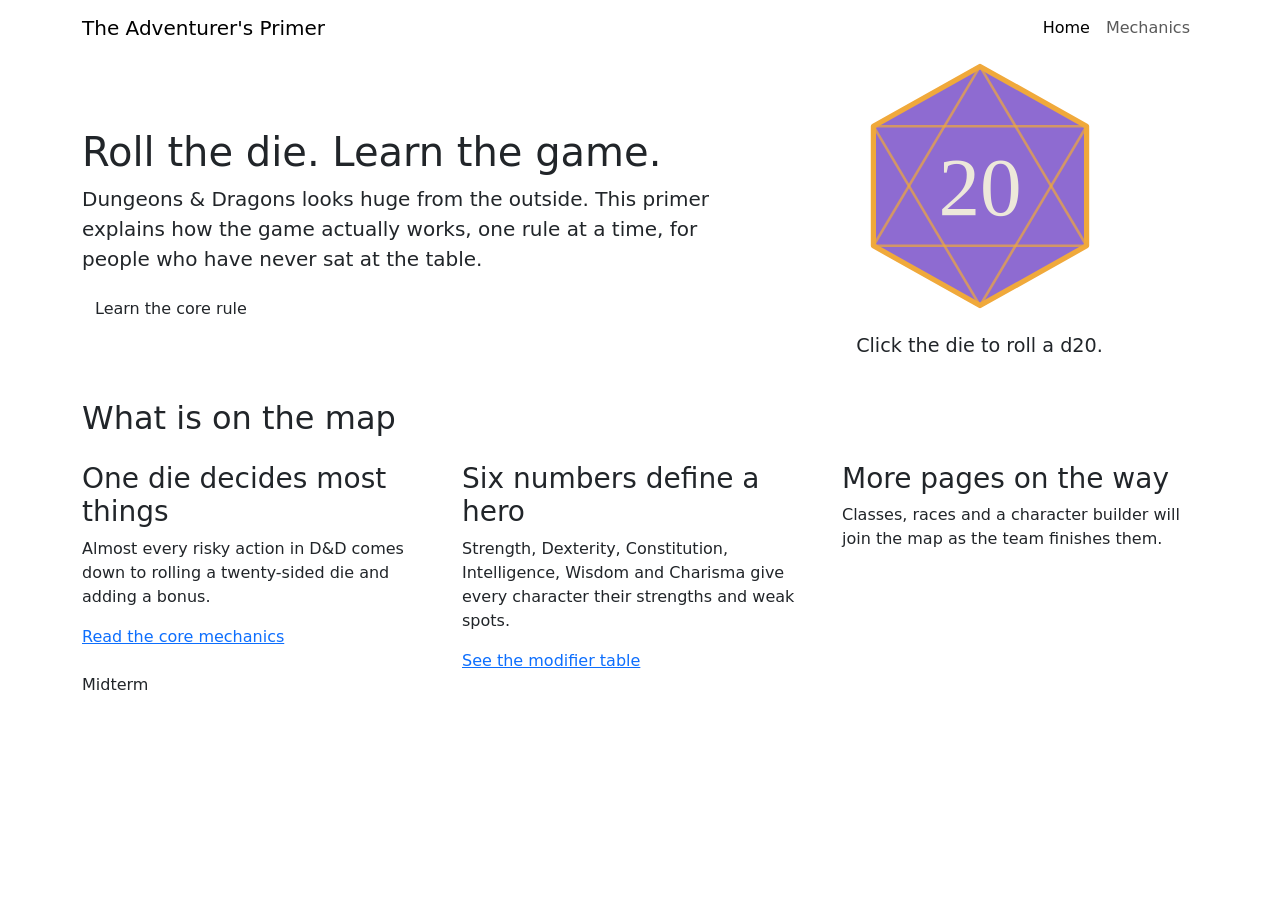
<file: index.html>
<!DOCTYPE html>
<html lang="en">
<head>
<title>The Adventurer's Primer | Dungeons &amp; Dragons for new players</title>
<meta charset="UTF-8"><meta name="viewport" content="width=device-width, initial-scale=1">
<link rel="preconnect" href="https://fonts.googleapis.com"><link rel="preconnect" href="https://fonts.gstatic.com" crossorigin>
<link href="https://fonts.googleapis.com/css2?family=Alegreya:ital,wght@0,400;0,700;1,400&family=Uncial+Antiqua&display=swap" rel="stylesheet">
<link href="https://cdn.jsdelivr.net/npm/bootstrap@5.3.3/dist/css/bootstrap.min.css" rel="stylesheet">
<link href="style.css" rel="stylesheet">
</head>
<body>
<header>
<nav class="navbar navbar-expand-md site-nav">
  <div class="container">
    <a class="navbar-brand" href="index.html">The Adventurer's Primer</a>
    <button class="navbar-toggler" type="button" data-bs-toggle="collapse" data-bs-target="#menu" aria-controls="menu" aria-expanded="false" aria-label="Toggle menu"><span class="navbar-toggler-icon"></span></button>
    <div class="collapse navbar-collapse" id="menu">
      <ul class="navbar-nav ms-auto">
        <li class="nav-item"><a class="nav-link active" href="index.html">Home</a></li>
        <li class="nav-item"><a class="nav-link " href="mechanics.html">Mechanics</a></li>
      </ul>
    </div>
  </div>
</nav>
</header>
<main>
  <section class="hero">
    <div class="container">
      <div class="row align-items-center g-5">
        <div class="col-md-7">
          <h1>Roll the die. Learn the game.</h1>
          <p class="lead">Dungeons &amp; Dragons looks huge from the outside. This primer explains how the game actually works, one rule at a time, for people who have never sat at the table.</p>
          <a class="btn btn-torch" href="mechanics.html">Learn the core rule</a>
        </div>
        <div class="col-md-5">
          <div class="die-wrap">
            <button class="die" id="die" aria-label="Roll a twenty-sided die">
              <svg viewBox="0 0 200 200" role="img" aria-hidden="true">
                <polygon class="face" points="100,8 182,54 182,146 100,192 18,146 18,54"/>
                <polyline class="edge" points="100,8 18,146 182,146 100,8"/>
                <polyline class="edge" points="18,54 100,192 182,54 18,54"/>
                <text class="num" id="die-num" x="100" y="122">20</text>
              </svg>
            </button>
            <p id="roll-msg" aria-live="polite">Click the die to roll a d20.</p>
            <p id="roll-log"></p>
          </div>
        </div>
      </div>
    </div>
  </section>

  <section class="container">
    <h2 class="mb-4">What is on the map</h2>
    <div class="row g-4">
      <div class="col-12 col-md-6 col-xl-4"><div class="panel"><h3>One die decides most things</h3><p>Almost every risky action in D&amp;D comes down to rolling a twenty-sided die and adding a bonus.</p><a href="mechanics.html">Read the core mechanics</a></div></div>
      <div class="col-12 col-md-6 col-xl-4"><div class="panel"><h3>Six numbers define a hero</h3><p>Strength, Dexterity, Constitution, Intelligence, Wisdom and Charisma give every character their strengths and weak spots.</p><a href="mechanics.html#modifiers">See the modifier table</a></div></div>
      <div class="col-12 col-md-12 col-xl-4"><div class="panel"><h3>More pages on the way</h3><p>Classes, races and a character builder will join the map as the team finishes them.</p></div></div>
    </div>
  </section>
</main>
<footer class="site-footer"><div class="container">Midterm</div></footer>
<script src="https://cdn.jsdelivr.net/npm/bootstrap@5.3.3/dist/js/bootstrap.bundle.min.js"></script>
<script src="main.js"></script>
</body>
</html>
</file>
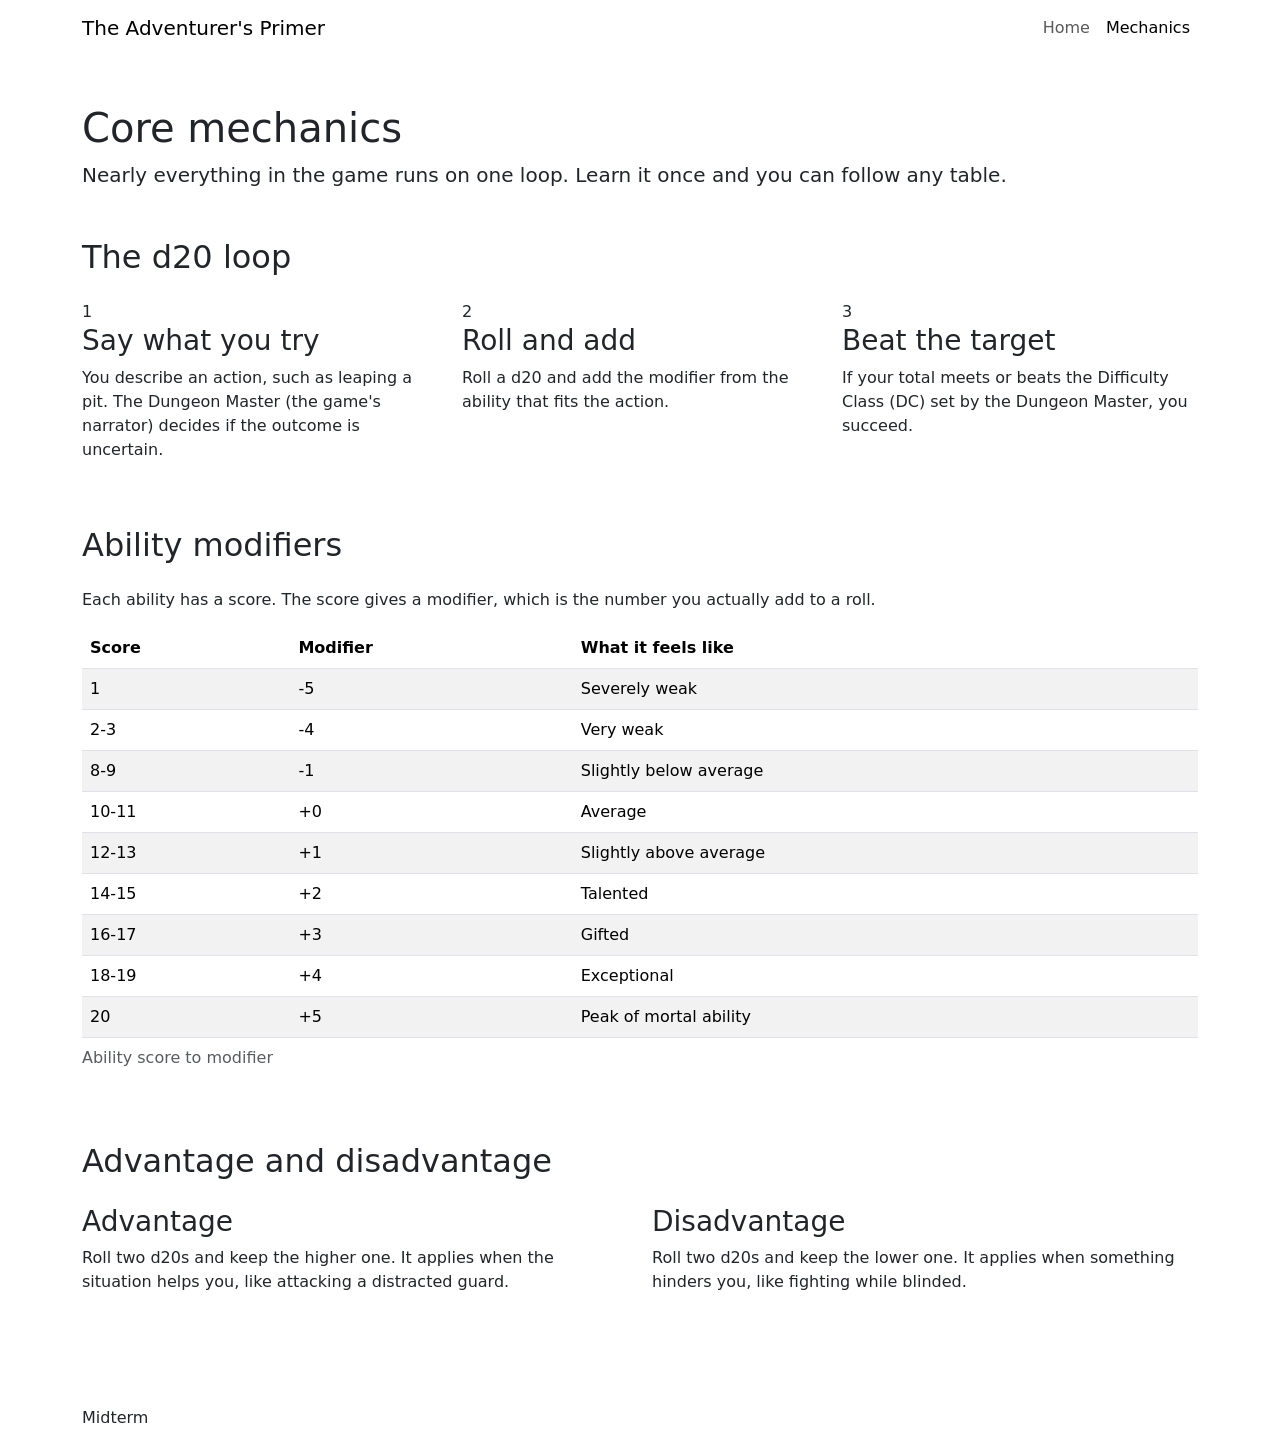
<file: mechanics.html>
<!DOCTYPE html>
<html lang="en">
<head>
<title>Core Mechanics | The Adventurer's Primer</title>
<meta charset="UTF-8"><meta name="viewport" content="width=device-width, initial-scale=1">
<link rel="preconnect" href="https://fonts.googleapis.com"><link rel="preconnect" href="https://fonts.gstatic.com" crossorigin>
<link href="https://fonts.googleapis.com/css2?family=Alegreya:ital,wght@0,400;0,700;1,400&family=Uncial+Antiqua&display=swap" rel="stylesheet">
<link href="https://cdn.jsdelivr.net/npm/bootstrap@5.3.3/dist/css/bootstrap.min.css" rel="stylesheet">
<link href="style.css" rel="stylesheet">
</head>
<body>
<header>
<nav class="navbar navbar-expand-md site-nav">
  <div class="container">
    <a class="navbar-brand" href="index.html">The Adventurer's Primer</a>
    <button class="navbar-toggler" type="button" data-bs-toggle="collapse" data-bs-target="#menu" aria-controls="menu" aria-expanded="false" aria-label="Toggle menu"><span class="navbar-toggler-icon"></span></button>
    <div class="collapse navbar-collapse" id="menu">
      <ul class="navbar-nav ms-auto">
        <li class="nav-item"><a class="nav-link " href="index.html">Home</a></li>
        <li class="nav-item"><a class="nav-link active" href="mechanics.html">Mechanics</a></li>
      </ul>
    </div>
  </div>
</nav>
</header>
<main class="container py-5">
  <article>
    <h1>Core mechanics</h1>
    <p class="lead">Nearly everything in the game runs on one loop. Learn it once and you can follow any table.</p>

    <section class="my-5" aria-labelledby="loop">
      <h2 id="loop" class="mb-4">The d20 loop</h2>
      <div class="row g-4">
        <div class="col-12 col-md-4"><div class="panel"><div class="step-num">1</div><h3>Say what you try</h3><p>You describe an action, such as leaping a pit. The Dungeon Master (the game's narrator) decides if the outcome is uncertain.</p></div></div>
        <div class="col-12 col-md-4"><div class="panel"><div class="step-num">2</div><h3>Roll and add</h3><p>Roll a d20 and add the modifier from the ability that fits the action.</p></div></div>
        <div class="col-12 col-md-4"><div class="panel"><div class="step-num">3</div><h3>Beat the target</h3><p>If your total meets or beats the Difficulty Class (DC) set by the Dungeon Master, you succeed.</p></div></div>
      </div>
    </section>

    <section class="my-5" id="modifiers" aria-labelledby="mods">
      <h2 id="mods" class="mb-4">Ability modifiers</h2>
      <p>Each ability has a score. The score gives a modifier, which is the number you actually add to a roll.</p>
      <div class="table-responsive">
        <table class="table table-striped rules-table">
          <caption>Ability score to modifier</caption>
          <thead><tr><th scope="col">Score</th><th scope="col">Modifier</th><th scope="col">What it feels like</th></tr></thead>
          <tbody>
            <tr><td>1</td><td>-5</td><td>Severely weak</td></tr>
            <tr><td>2-3</td><td>-4</td><td>Very weak</td></tr>
            <tr><td>8-9</td><td>-1</td><td>Slightly below average</td></tr>
            <tr><td>10-11</td><td>+0</td><td>Average</td></tr>
            <tr><td>12-13</td><td>+1</td><td>Slightly above average</td></tr>
            <tr><td>14-15</td><td>+2</td><td>Talented</td></tr>
            <tr><td>16-17</td><td>+3</td><td>Gifted</td></tr>
            <tr><td>18-19</td><td>+4</td><td>Exceptional</td></tr>
            <tr><td>20</td><td>+5</td><td>Peak of mortal ability</td></tr>
          </tbody>
        </table>
      </div>
    </section>

    <section class="my-5" aria-labelledby="adv">
      <h2 id="adv" class="mb-4">Advantage and disadvantage</h2>
      <div class="row g-4">
        <div class="col-12 col-md-6"><div class="panel"><h3>Advantage</h3><p>Roll two d20s and keep the higher one. It applies when the situation helps you, like attacking a distracted guard.</p></div></div>
        <div class="col-12 col-md-6"><div class="panel"><h3>Disadvantage</h3><p>Roll two d20s and keep the lower one. It applies when something hinders you, like fighting while blinded.</p></div></div>
      </div>
    </section>
  </article>
</main>
<footer class="site-footer"><div class="container">Midterm</div></footer>
<script src="https://cdn.jsdelivr.net/npm/bootstrap@5.3.3/dist/js/bootstrap.bundle.min.js"></script>
</body>
</html>
</file>
<file: style.css>
:root{
  --arcane:#8E6BD1; --torch:#F0A93B; --chalk:#EDE8DA;
  --crit:#B23A48; --ink:#1B1F3B; --muted:#A9ABC8;
}

.die-wrap{display:flex;flex-direction:column;align-items:center;gap:1rem}
.die{width:min(260px,70vw);cursor:pointer;background:none;border:0;padding:0}
.die svg{width:100%;height:auto;display:block}
.die .face{fill:var(--arcane);stroke:var(--torch);stroke-width:4;stroke-linejoin:round}
.die .edge{fill:none;stroke:var(--torch);stroke-width:2;opacity:.7}
.die .num{font-family:Georgia,serif;font-size:64px;fill:var(--chalk);text-anchor:middle}

.die.rolling{animation:tumble .8s cubic-bezier(.3,.7,.4,1)}
@keyframes tumble{
  0%{transform:rotate(0) scale(1)}
  40%{transform:rotate(300deg) scale(.8)}
  100%{transform:rotate(720deg) scale(1)}
}
.die.nat20 .face{fill:var(--torch)}
.die.nat20 .num{fill:var(--ink)}
.die.nat1 .face{fill:var(--crit)}

#roll-msg{min-height:3.2rem;text-align:center;font-size:1.2rem;margin:0}
#roll-log{color:var(--muted);margin:0;text-align:center}

@media (prefers-reduced-motion:reduce){.die.rolling{animation:none}}
</file>
